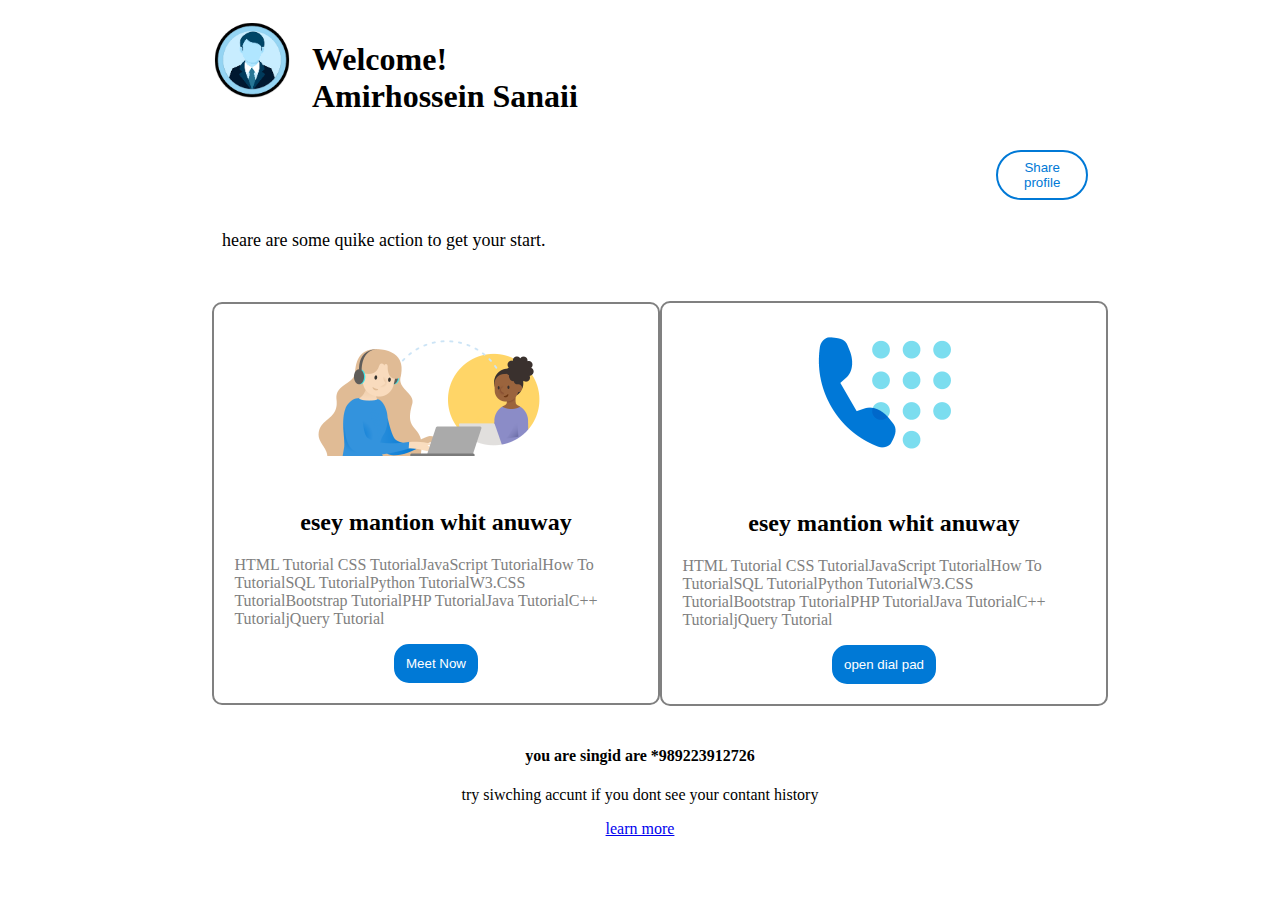
<file: v1/index.html>
<!DOCTYPE html>
<html lang="en">
<head>
    <meta charset="UTF-8">
    <meta http-equiv="X-UA-Compatible" content="IE=edge">
    <meta name="viewport" content="width=device-width, initial-scale=1.0">
    <link rel="stylesheet" href="./style/style.css">
    <title>Skype</title>
</head>
<body>
    <section>
        <header class="header">
            <img class="show-profile-user" src="./image/user.png" alt="">
            <h1 class="text-welcome">Welcome!
                <br>
                Amirhossein Sanaii
            </h1>
            <button class="Share-profile">Share profile</button>
        </header>
        <p class="text-p" >heare are some quike action to get your start.</p>
    </section>

    <section>
        <div class="s2-main">
            <div class="s2-div-left">
                <img class="main-avarat" src="./image/1.PNG" alt="">
                <h2>esey mantion whit anuway</h2>
                <p class="s2-main-p">HTML Tutorial CSS TutorialJavaScript TutorialHow To TutorialSQL TutorialPython TutorialW3.CSS TutorialBootstrap TutorialPHP TutorialJava TutorialC++ TutorialjQuery Tutorial</p>
                <button class="s2-main-btn">Meet Now</button>
            </div>

            <div class="s2-div-right">
                <img class="main-avarat" src="./image/2.PNG" alt="">
                <h2>esey mantion whit anuway</h2>
                <p class="s2-main-p">HTML Tutorial CSS TutorialJavaScript TutorialHow To TutorialSQL TutorialPython TutorialW3.CSS TutorialBootstrap TutorialPHP TutorialJava TutorialC++ TutorialjQuery Tutorial</p>
                <button class="s2-main-btn">open dial pad</button>
            </div>
        </div>
    </section>

    <section>
        <footer class="foter">
            <h4 >you are singid are *989223912726</h4>
            <p>try <a>siwching accunt </a> if you dont see your contant history</p>
            <a href="#"> learn more</a>
        </footer>
    </section>
    
</body>
</html>
</file>
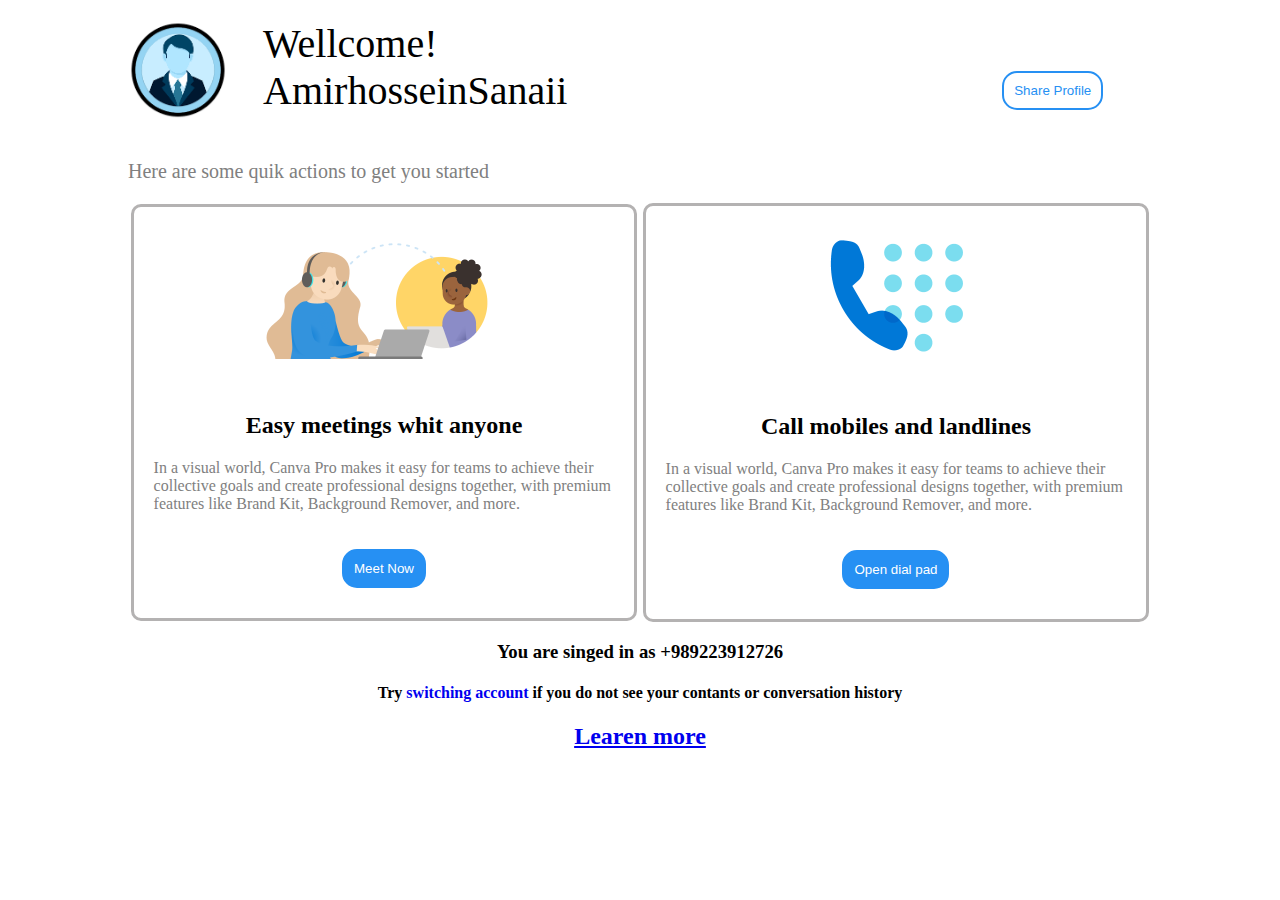
<file: v2/index.html>
<!DOCTYPE html>
<html lang="en">
<head>
    <meta charset="UTF-8">
    <meta http-equiv="X-UA-Compatible" content="IE=edge">
    <meta name="viewport" content="width=device-width, initial-scale=1.0">
    <link rel="stylesheet" href="style.css">
    <title>Document</title>
</head>
<body>
    <div class="div-main">
         <img class="div-main-one"  src="./image/user.png" alt="">
        <div class="div-main-tow">
            Wellcome!
            <br>
            AmirhosseinSanaii
        </div>
        <div class="div-main-three"> <button>Share Profile</button></div>
    </div>

    <p class="text-para">Here are some quik actions to get you started</p>

    <div class="sec2-div-main">
        <div class="show-description-left">
            <img src="./image/1.PNG" alt="">
            <h2>Easy meetings whit anyone</h4>
            <p>In a visual world, Canva Pro makes it easy for teams to achieve their collective goals and create professional designs together, with premium features like Brand Kit, Background Remover, and more.
            </p>
            <button class="more-btn">Meet Now</button>
        </div>
        <div class="show-description-right">
            <img src="./image/2.PNG" alt="">
            <h2>Call mobiles and landlines</h4>
            <p>In a visual world, Canva Pro makes it easy for teams to achieve their collective goals and create professional designs together, with premium features like Brand Kit, Background Remover, and more.
            </p>
            <button class="more-btn">Open dial pad</button>
        </div>
    </div>

    <footer class="footer">
        <h3>You are singed in as +989223912726</h3>
        <h4>Try <a class="a-not-underline" href="#">switching account</a> if you do not see your contants or conversation history </h4>
        <h2><a href="#"> Learen more</a></h2>
    </footer>
    
</body>
</html>
</file>
<file: v1/style/style.css>
body{
    width: 70%;
    margin: auto;
    padding: 20px;
}

/* style Header */
.header{
    display: flex;
}

.show-profile-user{
    width: 80px;
    height: 80px;
    border-radius: 50%;
    margin: 0px 20px 100px;
}

.text-welcome{
    width: 300px;
    height: 80px;
}

.Share-profile{
color: hsl(206deg 100% 42%);
background-color: #fff;
padding: 0.5rem;
border-radius: 2rem;
border: 2px solid hsl(206deg 100% 42%);
margin-top: auto;
margin-left: 400px;
}

.text-p{
    margin: 30px;
    font-size: large;
}

/* style section 2 */
.s2-main{
    width: 100%;
    display: flex;
    padding: 20px;
}

.s2-div-left{
    border: solid 2px gray;
    border-radius: 10px;
    width: 45%;
    margin: auto;
    text-align: center;
    padding: 20px;
}
.s2-div-right{
    border: solid 2px gray;
    border-radius: 10px;
    width: 45%;
    margin: auto;
    text-align: center;
    padding: 20px;
}


.s2-main-p{
    text-align: left;
    color: gray;
}
.s2-main-btn{
    color: #fff;
    border: solid 2px  hsl(206deg 100% 42%);
    background-color: hsl(206deg 100% 42%);
    padding: 10px;
    border-radius: 15px;
}

.foter{
    text-align: center;
}


@media only screen and (max-width: 600px) {
    body {
    background-color: lightblue;
    font-size: small;
    text-align: center;
    }
    .text-welcome{
        width: 300px;
        height: 80px;text-align: center;
    }

    .header{
        display: block;
        margin: auto; 
       }

    .show-profile-user{
        width: 80px;
        height: 80px;
        border-radius: 50%;
        margin: auto;
    }

    .Share-profile{
        color: hsl(206deg 100% 42%);
        background-color: #fff;
        padding: 0.5rem;
        border-radius: 2rem;
        border: 2px solid hsl(206deg 100% 42%);
        margin: auto;
        }

    }
</file>
<file: v2/style.css>
body{
    width: 80%;
    padding: 20px;
    margin: auto;
}
.div-main{
    display: flex;
}

.div-main-one{
    width: 100px;
    height: 100px;
    border-radius: 50%;
}


.div-main-tow{
    width: 50%;
    height: 100px;
    font-size: 40px;
    margin-left: 35px;
}


.div-main-three{
    width: 15%;
    height: 100px;
    display: flex;
    align-items: flex-end;
    margin-left: 240px;
}

.div-main-three button{
    color: rgb(38, 144, 243);
    background-color: #fff;
    border: solid 2px rgb(38, 144, 243);
    border-radius: 15px;
    padding: 10px;
    margin-bottom: 10px;
}

.text-para{
    color: gray;
    font-size: 20px;
    padding-top: 20px;
}

.sec2-div-main{
    width: 100%;
    display: flex;
    text-align: center;
}
.show-description-left{
    width: 45%;
    margin: auto;
    border: rgb(180, 178, 178) solid 3px;
    border-radius: 10px;
    padding: 20px;
}
.show-description-left p{
    text-align: left;
    color: gray;
    padding-bottom: 20px;
}
.show-description-right{
    width: 45%;
    margin: auto;
    border: rgb(180, 178, 178) solid 3px;
    border-radius: 10px;
    padding: 20px;
}
.show-description-right p{
    text-align: left;
    color: gray;
    padding-bottom: 20px;
}

.more-btn{
    color: #fff;
    background-color: rgb(38, 144, 243);
    border: solid 2px rgb(38, 144, 243);
    border-radius: 15px;
    padding: 10px;
    margin-bottom: 10px;
}

.footer{
    text-align: center;
}
.a-not-underline{
    text-decoration: none;
}

@media only screen and (max-width: 600px) {
    body{
        width: 80%;
        margin: auto;
        padding: 20px;
    }

    .div-main{
        display: block;
        width: 80%;
        text-align: center;
        align-items: center;
    }

    .div-main-one{
        width: 100px;
        border-radius: 50%;
        align-items: center;
    }

    .div-main-tow{
        width: 50%;
        font-size: 20px;
        margin:auto;
        text-align: center;
    }

    .div-main-three{
        width: 15%;
        display: block;
        margin:auto;
    }
    
    .div-main-three button{
        color: #fff;
        background-color: rgb(38, 144, 243);;
        border: solid 2px rgb(38, 144, 243);
        border-radius: 10px;
        padding: 10px;
    }

    .text-para{
        color: gray;
        font-size: 20px;
        text-align: center;
    }

    .sec2-div-main{
        width: 100%;
        display: block;
        text-align: center;
    }

    .show-description-left{
        width: 90%;
        margin: auto;
        border: rgb(180, 178, 178) solid 3px;
        border-radius: 10px;
        padding: 20px;
    }

    .show-description-right{
        width: 90%;
        margin: auto;
        border: rgb(180, 178, 178) solid 3px;
        border-radius: 10px;
        padding: 20px;
    }

    

  }
</file>
